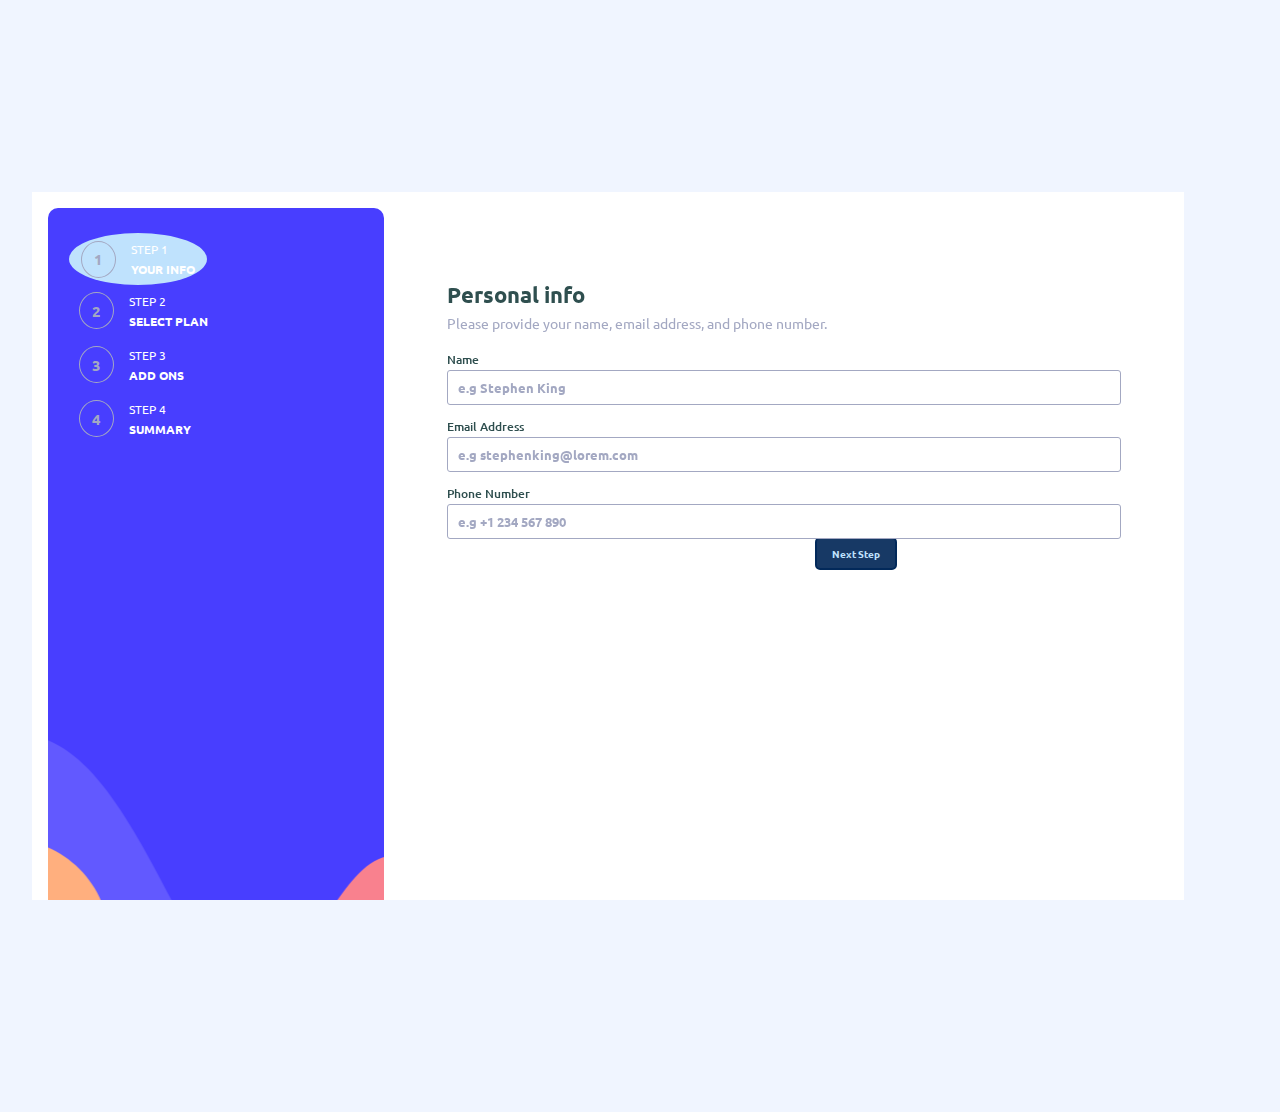
<file: index.html>
<!DOCTYPE html>
<html lang="en">
<head>
   <meta charset="UTF-8">
   <meta name="viewport" content="width=device-width, initial-scale=1.0" >
   <title>CodeBloom Project</title>
   <link rel="stylesheet" href="style.css">
</head>
<body>
   <div class="container" id="container">
      <nav class="navMenu">
            <ul>
            <li class="step-active" id="s2">
               <span class="step-number"><a href="index.html">1</a></span>
               <div class="step-label">
                  <span class="step-title">STEP 1</span><br>
                  <span class="step-desc">YOUR INFO</span>
               </div>
            </li>  <!-- li 1 -->
            
            <li class="step">
               <span class="step-number"><a href="select-plan.html">2</a></span>
             <div class="step-label">
                  <span class="step-title">STEP 2</span><br>
                  <span class="step-desc">SELECT PLAN</span>
               </div>
            </li> <!-- link 2 -->
            
            
            <li class="step">
               <span class="step-number"><a href="add-ons.html">3</a></span>
               <div class="step-label">
                  <span class="step-title">STEP 3</span><br>
                  <span class="step-desc">ADD ONS</span>
               </div>
            </li><!-- link 3 -->
            
            
            <li class="step">
               <span class="step-number"><a href="fin-up.html">4</a></span>
               <div class="step-label">
                  <span class="step-title">STEP 4</span><br>
                  <span class="step-desc">SUMMARY</span>
               </div></li><!-- link 4 -->  
         </ul>
      </nav>
      
      <!-- form step -->
      <div class="form-step" id="step1">
         <h1>Personal info</h1>
         <p class="subtext">Please provide your name, email address, and phone number.</p>
         
         <!-- form normal-->
         <div class="info-form" id="infoForm">
            <form action="" target="_blank" method="post">
            <label for="name" >Name</label><br>
            <input type="text" id="name" name="fullname" placeholder="e.g Stephen King" required><br><br>
            <label for="email">Email Address</label><br>
            <input type="email" id="email" name="email" placeholder="e.g stephenking@lorem.com" required><br><br>
            <label for="tpn" >Phone Number</label><br>
            <input type="tel" id="tpn" name="phone-number" placeholder="e.g +1 234 567 890" required>
         </form>
         </div>
         
      </div> <!-- form-step close div -->
   </div><!-- container -->
   <br>
   
<footer class="footer">
   <div class="sub">
      <button class="next"><a href="select-plan.html" id="nextBtn">Next Step</a></button>
   </div>
</footer>

<!-- js -->
<script>
  document.getElementById('nextBtn').addEventListener('click', function(event) {
    const form = document.getElementById('infoForm');

    if (!form.checkValidity()) {
      event.preventDefault();
      form.reportValidity();
    }
    // else: form is valid, link will work
  });
</script>

</body>
</html>
</file>
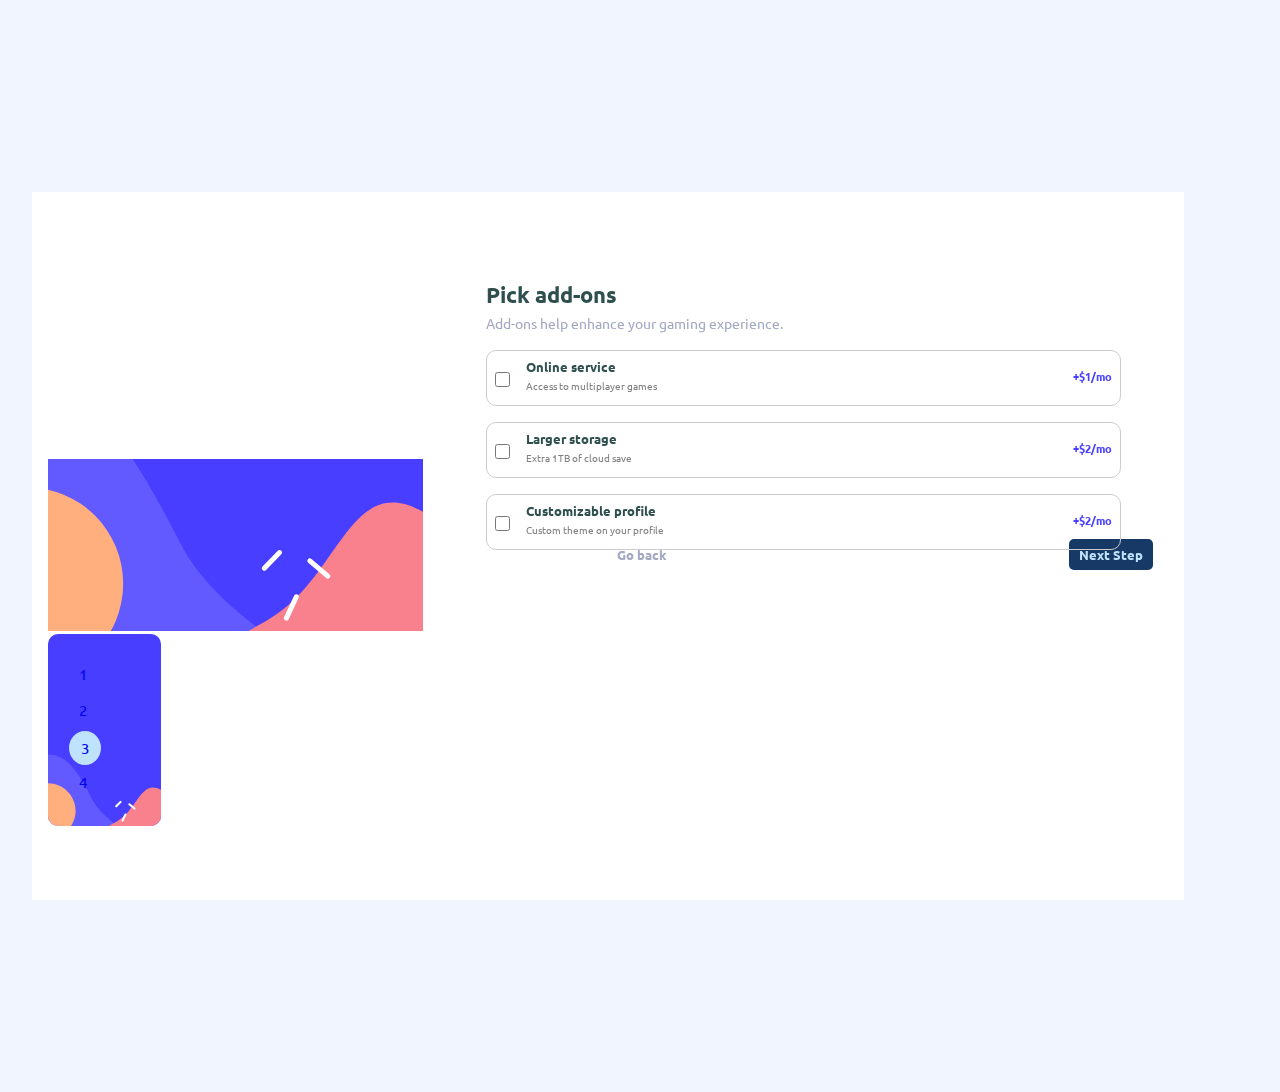
<file: add-ons.html>
<!DOCTYPE html>
<html lang="en">
<head>
   <meta charset="UTF-8">
   <meta name="viewport" content="width=device-width, initial-scale=1.0">
   <title>Pick Add-Ons</title>
   <link rel="stylesheet" href="style.css">
</head>
<body>
  <div class="container" id="container">
      <!-- sidebar -->
      <div class="sidebar">
         <img src="bg-sidebar-mobile.svg" alt="sidebar">
         <div class="navMenu">
            <ul>
            <li><a href="index.html">1</a></li>
            <li><a href="select-plan.html">2</a></li>
            <li class="active" id="s2"><a href="add-ons.html">3</a></li>
            <li><a href="fin-up.html">4</a></li>
         </ul>
         </div>
      </div><!-- sidebar close -->
      
      <!-- Add-on step -->
      <div class="form-step">
           <h1>Pick add-ons</h1>
           <p>Add-ons help enhance your gaming experience.</p>
         
         <!-- add-ons form -->
         <div class="addon">
          <label>
           <input type="checkbox" name="addons" />
           <div class="content">
             <span class="title">Online service</span>
             <span class="desc">Access to multiplayer games</span>
           </div>
           <div class="price">
             <span class="monthly">+$1/mo</span>
             <span class="yearly">+$10/yr</span>
           </div>
         </label>
       </div>
       
       <div class="addon">
         <label>
           <input type="checkbox" name="addons" />
           <div class="content">
            <span class="title">Larger storage</span>
            <span class="desc">Extra 1TB of cloud save</span>
           </div>
           <div class="price">
             <span class="monthly">+$2/mo</span>
             <span class="yearly">+$20/yr</span>
           </div>
         </label>
       </div>




       <div class="addon">
        <label>
         <input type="checkbox" name="addons" />
         <div class="content">
            <span class="title">Customizable profile</span>
            <span class="desc">Custom theme on your profile</span>
         </div>
         <div class="price">
           <span class="monthly">+$2/mo</span>
           <span class="yearly">+$20/yr</span>
          </div>
        </label>
      </div>
       
   </div>
   <!-- add ons end -->
<footer class="footer">
   <div class="sub2">
      <button class="back-btn"><a href="select-plan.html">Go back</a></button>
   </div>
   <div class="sub2">
      <button class="next-btn"><a href="fin-up.html">Next Step</a></button>
   </div>
</footer>

</body>
</html>
</file>
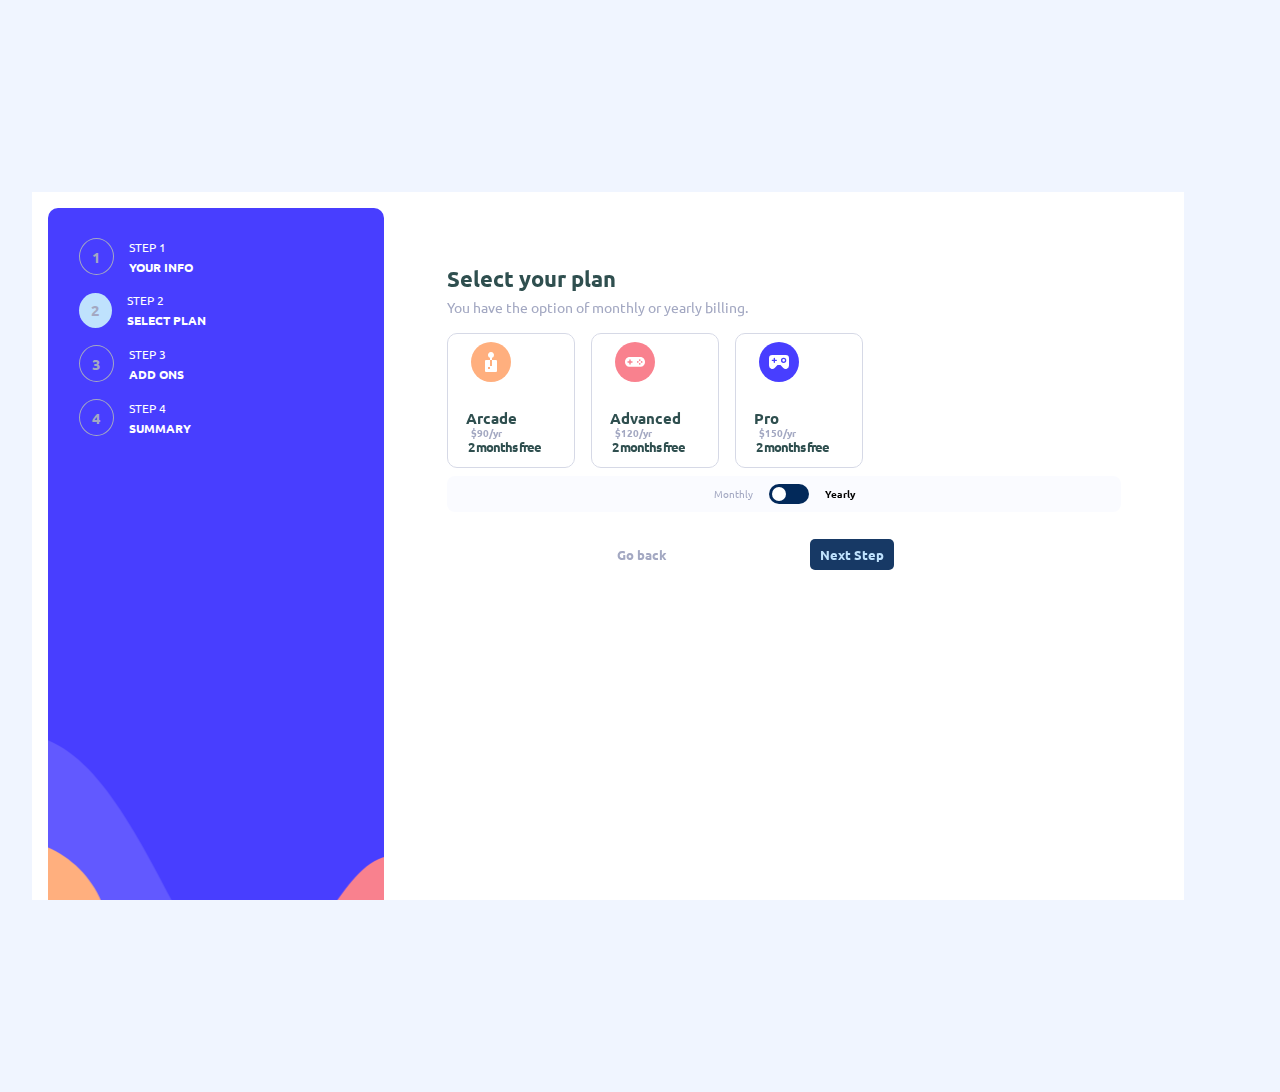
<file: select-plan-2.html>
<!DOCTYPE html>
<html lang="en">
<head>
   <meta charset="UTF-8">
   <meta name="viewport" content="width=device-width, initial-scale=1.0"/>
   <title>Select Plan</title>
   <link rel="stylesheet" href="style.css">
</head>
<body>
   <section class="container" id="container">
      <!-- sidebar -->
      <nav class="navMenu">
            <ul>
            <li class="step">
               <span class="step-number"><a href="index.html">1</a></span>
               <div class="step-label">
                  <span class="step-title">STEP 1</span><br>
                  <span class="step-desc">YOUR INFO</span>
               </div>
            </li>  <!-- li 1 -->
            
            <li class="step-active">
               <span class="step-number" id="s2"><a href="select-plan.html">2</a></span>
             <div class="step-label">
                  <span class="step-title">STEP 2</span><br>
                  <span class="step-desc">SELECT PLAN</span>
               </div>
            </li> <!-- link 2 -->
            
            
            <li class="step">
               <span class="step-number"><a href="add-ons.html">3</a></span>
               <div class="step-label">
                  <span class="step-title">STEP 3</span><br>
                  <span class="step-desc">ADD ONS</span>
               </div>
            </li><!-- link 3 -->
            
            
            <li class="step">
               <span class="step-number"><a href="fin-up.html">4</a></span>
               <div class="step-label">
                  <span class="step-title">STEP 4</span><br>
                  <span class="step-desc">SUMMARY</span>
               </div></li><!-- link 4 -->  
         </ul>
      </nav>
      
      <!-- form step -->
      <div class="form-step" id="step2">
         <h1>Select your plan</h1>
         <p class="subtext">You have the option of monthly or yearly billing.</p>
         
         <!-- form bills -->
         
      <div class="plans">
            <div class="plan selected" "plan" id="plan2" data-plan="Arcade" data-monthly="9" data-yearly="90">
               <img src="icon-arcade.svg" alt="Arcade icon" />
               <div class="plan2-2">
                  <h2>Arcade</h2>
                  <p class="price" id="price">$90/yr</p>
                  <h2 class="free">2 months free</h2>
              </div>
         </div>

         <div class="plan" id="plan2" data-plan="Advanced" data-monthly="12" data-yearly="120">
        <img src="icon-advanced.svg" alt="Advanced icon" />
        <div class="plan2-2">
          <h2>Advanced</h2>
          <p class="price" id="price">$120/yr</p>
          <h2 class="free">2 months free</h2>
        </div>
        
      </div>

      <div class="plan" id="plan2" data-plan="Pro" data-monthly="15" data-yearly="150">
        <img src="icon-pro.svg" alt="Pro icon" />
        <div class="plan2-2">
          <h2>Pro</h2>
          <p class="price" id="price">$150/yr</p>
          <h2 class="free">2 months free</h2>
        </div>
        
      </div>
      
    </div>
<!-----------Billing toggle ---------->
    <div class="billing-toggle">
      <span id="monthly-label-2">Monthly</span>
      <label class="switch" id="switch">
        <input type="checkbox" id="billing-toggle"/>
         <a href="select-plan.html"><span class="slider"></span></a>
      </label>
      <span id="yearly-label-2" class="active">Yearly</span>
    </div>

    </div><!-- form bills end -->
   
 </div>
 
<footer class="footer">
   <div class="sub2" id="sub2">
      <button class="back-btn"><a href="p-info.html">Go back</a></button>
      <button class="next-btn"><a href="add-ons.html">Next Step</a></button>
   </div>
</footer>
      

   
</body>
</html>
</file>
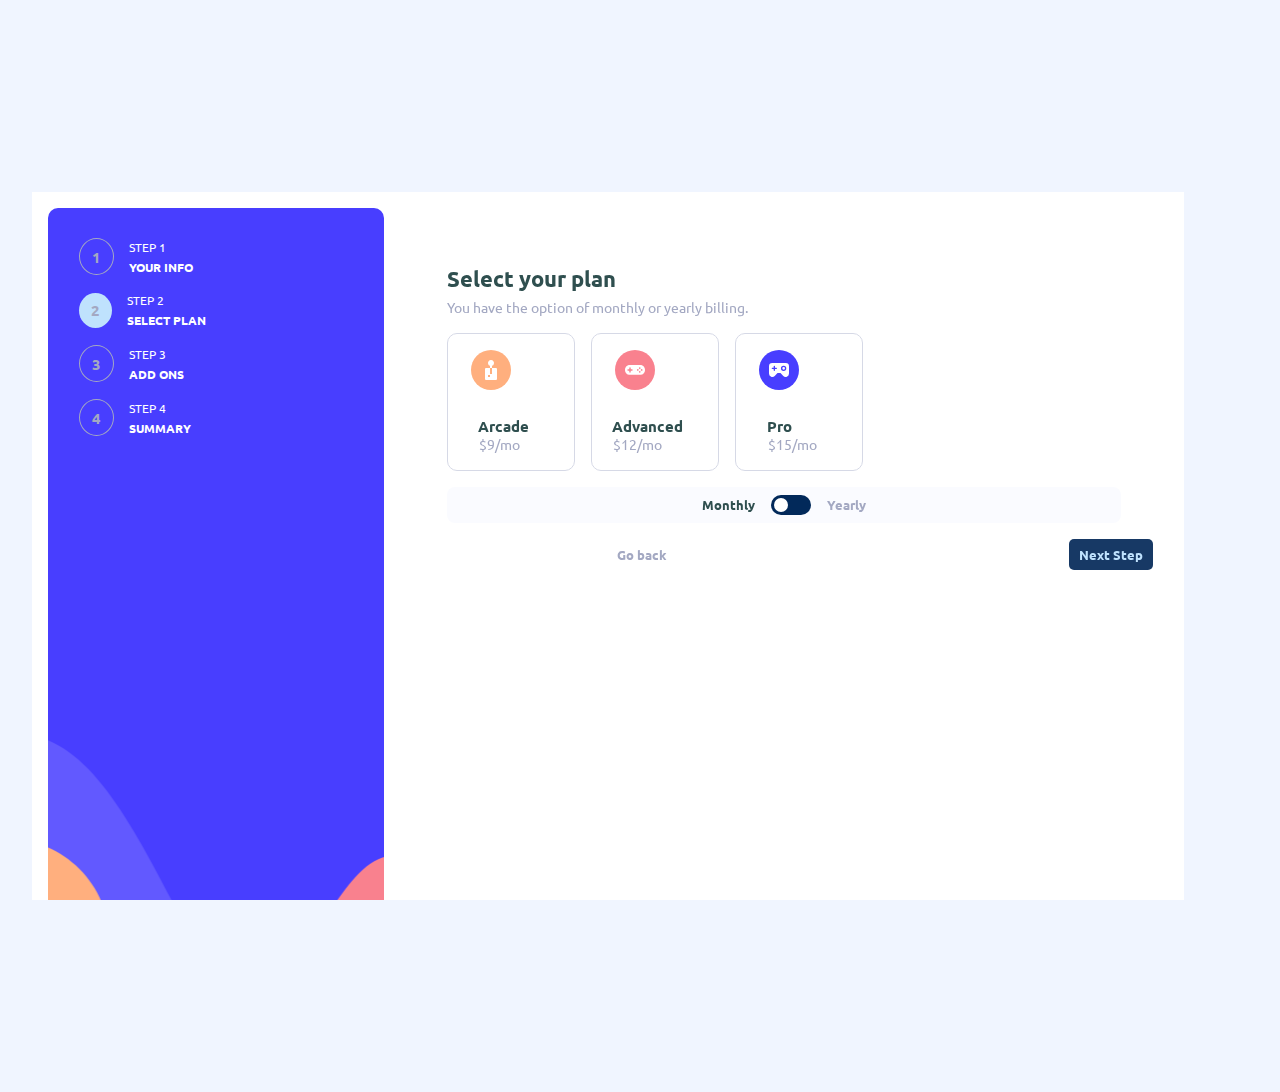
<file: select-plan.html>
<!DOCTYPE html>
<html lang="en">
<head>
   <meta charset="UTF-8">
   <meta name="viewport" content="width=device-width, initial-scale=1.0"/>
   <title>Select Plan-yearly</title>
   <link rel="stylesheet" href="style.css">
</head>
<body>
   <div class="container" id="container">
    <nav class="navMenu">
            <ul>
            <li class="step">
               <span class="step-number"><a href="index.html">1</a></span>
               <div class="step-label">
                  <span class="step-title">STEP 1</span><br>
                  <span class="step-desc">YOUR INFO</span>
               </div>
            </li>  <!-- li 1 -->
            
            <li class="step-active">
               <span class="step-number" id="s2"><a href="select-plan.html">2</a></span>
             <div class="step-label">
                  <span class="step-title">STEP 2</span><br>
                  <span class="step-desc">SELECT PLAN</span>
               </div>
            </li> <!-- link 2 -->
            
            
            <li class="step">
               <span class="step-number"><a href="add-ons.html">3</a></span>
               <div class="step-label">
                  <span class="step-title">STEP 3</span><br>
                  <span class="step-desc">ADD ONS</span>
               </div>
            </li><!-- link 3 -->
            
            
            <li class="step">
               <span class="step-number"><a href="fin-up.html">4</a></span>
               <div class="step-label">
                  <span class="step-title">STEP 4</span><br>
                  <span class="step-desc">SUMMARY</span>
               </div></li><!-- link 4 -->  
         </ul>
      </nav>
      
      <!-- form step -->
      <div class="form-step" id="step2">
         <h1>Select your plan</h1>
         <p class="subtext">You have the option of monthly or yearly billing.</p>
         
         <!-- form bills -->
         
      <div class="plans">
            <div class="plan selected" class="plan" data-plan="Arcade" data-monthly="9" data-yearly="90">
               <img class="img" src="icon-arcade.svg" alt="Arcade icon" />
               <div>
                  <h2>Arcade</h2>
                  <p class="price">$9/mo</p>
               </div>
         
            </div>

       <div class="plan" data-plan="Advanced" data-monthly="12" data-yearly="120">
        <img src="icon-advanced.svg" alt="Advanced icon" />
        <div>
          <h2>Advanced</h2>
          <p class="price">$12/mo</p>
        </div>
      </div>

      <div class="plan" data-plan="Pro" data-monthly="15" data-yearly="150">
        <img src="icon-pro.svg" alt="Pro icon" />
        <div>
          <h2>Pro</h2>
          <p class="price">$15/mo</p>
        </div>
      </div>
    </div>
<!-----------Billing toggle ---------->
    <div class="billing-toggle">
      <span id="monthly-label" class="active">Monthly</span>
      <label class="switch">
        <input type="checkbox" id="billing-toggle"/>
        <a href="select-plan-2.html"><span class="slider"></span></a>
      </label>
      <span id="yearly-label">Yearly</span>
    </div>

    </div>
 </div><!-- form bills end -->
      
<footer class="footer">
   <div class="sub2">
      <button class="back-btn"><a href="index.html">Go back</a></button>
   </div>
   
   <div class="sub2">
      <button class="next-btn"><a href="add-ons.html">Next Step</a></button>
   </div>
</footer>
   
</body>
</html>
</file>
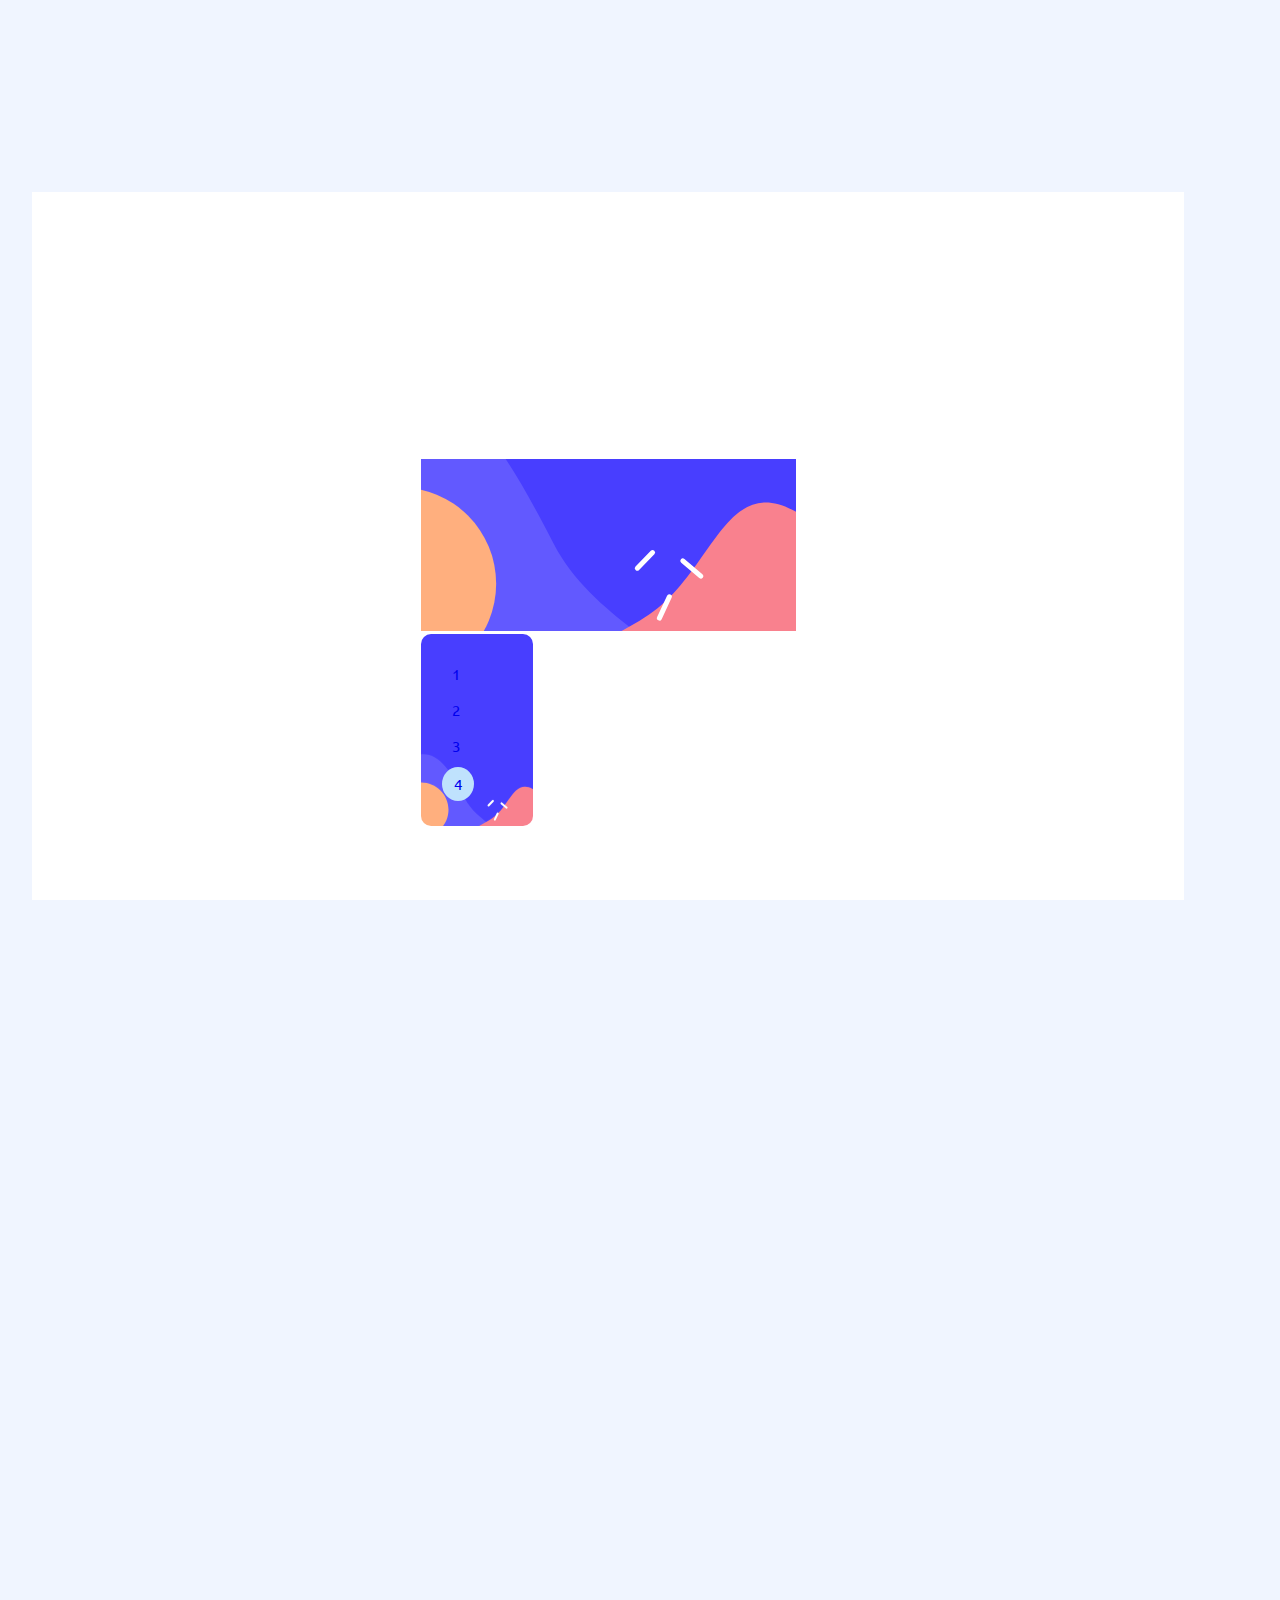
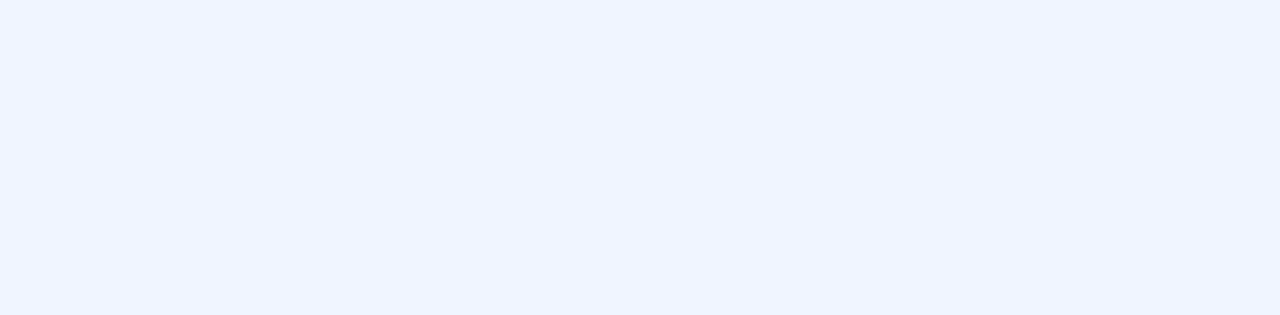
<file: success.html>
<!DOCTYPE html>
<html lang="en">
<head>
   <meta charset="UTF-8">
   <meta name="viewport" content="width=device-width, initial-scale=1.0">
   <title>Registration Successful</title>
   <link rel="stylesheet" href="style.css">
</head>
<body>
   <div class="container" id="container">
      <!-- sidebar -->
      <div class="sidebar">
         <img src="bg-sidebar-mobile.svg" alt="sidebar">
         <div class="navMenu">
            <ul>
            <li><a href="index.html">1</a></li>
            <li><a href="select-plan.html">2</a></li>
            <li><a href="add-ons.html">3</a></li>
            <li class="active" id="s2"><a href="fin-up.html">4</a></li>
         </ul>
         </div>
      </div>
   </div>
  <!-- sidebar close -->
  <!-- Main body -->
  <div class="form-step" id="step5">
     <div class="thanks">
        <img src="icon-thank-you.svg" alt="Thank you icon">
     </div>
     <h1>Thank you!</h1>
     <p class="subtext">Thanks for confirming your subscription.<br>We hope you have fun using our platform. I you ever need support, please feel free to email us at support@loremgaming.com</p>
  </div>
</body>
</html>
</file>
<file: style.css>
@import url('https://fonts.googleapis.com/css2?family=Ubuntu:ital,wght@0,300;0,400;0,500;0,700;1,300;1,400;1,500;1,700&display=swap');

* {
   padding: 0;
   margin: 0;
   font-family: "Ubuntu" , sans-serif;
   box-sizing: border-box;
   scroll-behaviour: smooth;
   text-decoration: none;
   list-style: none;
}

:root {
   --Blue-970 /*deeper blue*/: hsl(213, 96%, 18%)
   --Blue-950 /*deep blue of text*/: hsl(190, 96%, 18%);
   --Purple-600 /*deep purple of active*/: hsl(243, 100%, 62%);
   --Blue-300 /*a little darker than bkground*/: hsl(228, 100%, 84%);
   --Blue-200 /*blue of nav icons*/: hsl(206, 94%, 87%);
   --Red-500 /*red of thank you icon*/: hsl(354, 84%, 57%);
   --Grey-500 /*general text color*/: hsl(231, 20%, 70%);
   --Purple-200 /*purple of text*/: hsl(229, 24%, 87%);
   --Blue-100 /*blue of background*/: hsl(218, 100%, 97%);
   --Blue-50 /*lighter than background for active states tabs and monthly-yearly toggle*/: hsl(231, 100%, 99%);
   --White: hsl(0, 100%, 100%)
}

html, body {
   min-height: 100vh;
   height: 100%;
   overflow-x: hidden;
   overflow-y: hidden;
}

body {
   background-color: hsl(218, 100%, 97%);
   overflow-y: hidden;
   align-items: center;
   justify-content: center;
}

.container {
   min-height: 100vh;
   height: 50%;
   display: flex;
   flex-direction: column;
   align-items: center;
}

.navMenu {
   background-image: url('bg-sidebar-mobile.svg');
   background-repeat: no-repeat;
   background-size: 100%;
   background-position: center;
   position: absolute;
   top: 0;
   right: 0;
   left: 0;
   width: 100%;
   height: 120px;
   margin-bottom: 0;
   z-index: 1;
}

.navMenu ul {
   padding: 40px 80px;/* 30px 80px */
   margin: 0px 25px;/* 0 25px */
   display: flex;
   flex-direction: row;
   justify-content: center;/* center */
   align-items: center;
}

.navMenu li {
   margin: -15px 5px;
   padding: 5px 10px 10px 10px;
   font-size: 15px;
   transition: .45s ease;
}

.step-number {
  border: 1px solid var(--Grey-500);
  padding: 0.5em 0.8em;
  margin: -0.2em -0.5em;
  border-radius: 50%;
  font-family: ubuntu;
  font-size: 14px;
  font-weight: bolder;
  background: transparent;
  text-decoration: none;
  color: white;
}

#s2 {
   background-color: var(--Blue-200);
   padding: .5em 0.8em;
   color: black;
   border: none;
   border-radius: 50%;
}

.step-number a {
   text-decoration: none;
   color: var(--Grey-500);
}
.step-active .step-number a:active a:focus {
   background-color: var(--Blue-300);
   color: black;
}

.step-label {
  display: none;
  flex-direction: column;
  align-items: center;
  font-size: 10px;
  gap: -2rem;
}

.form-step {
   justify-content: center;
   align-items: center;
   background-color: var(--White);
   padding: 20px 17px;
   margin-right: 15px;
   margin-left: 15px;
   margin-top: 5em;
   height: 60vh;
   max-height: 100vh;
   position: absolute;
   z-index: 2;
   border-radius: 8px;
   box-shadow: 0 0 10px rgba(0, 0, 0, 0.05);
}

h1 {
   font-size: 22px;
   font-family: Ubuntu;
   font-weight: bold;
   color: darkslategray;
   margin-bottom: 10px;
}

p {
   font-size: 14px;
   font-family: Ubuntu;
   font-weight: 400;
   color: var(--Grey-500);
   margin-bottom: 15px;
   line-height: 1.5;
}

.info-form form {
   position: relative;
}

input {
   width: 100%;
   padding: 8px 10px;   
   border: solid 0.5px var(--Grey-500);
   border-radius: 3px;
   outline: none;
   margin-top: 2px;
   margin-bottom: -5px;
   transition: border-color 0.3s ease;
}

input:hover, input:focus {
   border: solid 0.8px var(--Purple-600);
}
.info-form form input::placeholder {
   color: var(--Grey-500);
   font-weight: bolder;
}

.info-form label {
   font-size: 12px;
   font-family: ubuntu;
   font-weight: 500;   
   color: darkslategray;
}

.footer {
   display: flex;
   justify-content: space-between;
   position: fixed;
   background-color: var(--White);
   left:0;
   bottom: 0;
   width: 100%;
   padding: 10px 15px;
}

.footer .sub button {
   border: solid 2px hsl(213, 96%, 18%);
   border-radius: 5px;
   padding: 7px 7px;
   margin-left: 20em;
   right: 0;
   bottom: 0;
   background-color: #173965;/* 95% MNBlue */
   color: var(--Blue-200);
   width: 30%;
   font-family: ubuntu;
   font-size: 0.65em;
   font-weight: bold;
}

.footer .sub button a {
   text-decoration: none;
   background-color: #173965;/* 95% MNBlue */
   color: var(--Blue-200);
}
 
/* select plan */

#step2 {
   height: 75%;
}

.plans {
  display: flex;
  flex-direction: column;
  gap: 1rem;
  margin: 5px auto 5px;
}

.plan {
  display: flex;
  align-items: center;
  border: 1px solid #d6d9e6;
  border-radius: 10px;
  padding: 8px auto 150px;
  gap: 1rem;
  cursor: pointer;
  transition: background-color border-color .5s;
}

.plans img {
   padding-left: 0.5em;
}

.plans #plan2 img {
   padding-top: 0.5em;
}

.plans #plan2 {
   margin-bottom: -0.5em;
}

.plan:active {
  border-color: var(--Purple-600);
  background-color: var(--Blue-100);
}

.plan:focus {
  border-color: var(--Purple-600);
  background-color: var(--Blue-100);
}

.plan h2 {
  margin: 0;
  font-family: ubuntu;
  font-size: 15px;
  align-items: center;
  justify-content: center;
  padding-top: 12px;
  color: darkslategray;
}

.plans .plan2-2 .price {
   gap: 1rem;
   color: var(--Grey-500);
   font-size: 1.5em;
   font-weight: bold;
}

.plans #price {
   margin-bottom: -15px;
   font-size: 0.6em;
}

.plans .free {
   font-size: 0.8em;
   margin-bottom: 12px;
   margin-top: 0.15em;
   color: darkslategray;
   letter-spacing: -1px;
}

.billing-toggle {
  display: flex;
  justify-content: center;
  align-items: center;
  gap: 1rem;
  margin: 1rem 0;
  background: var(--Blue-50);
  padding: 0.5rem;
  border-radius: 8px;
}

.billing-toggle span {
   font-size: 10px;
}

.billing-toggle #monthly-label {
   color: darkslategray;
   font-weight: bold;
   font-size: 0.8em;
}

.billing-toggle #monthly-label-2 {
   color: var(--Grey-500);
}

.billing-toggle #yearly-label {
   color: var(--Grey-500);
   font-size: 0.8em;
   font-weight: bolder;
}

.billing-toggle #yearly-label-2 {
   color: var(--Blue-950);
   font-weight: bold;
}

.billing-toggle .active {
   color: var(--Blue-950);
}

.switch {
  position: relative;
  display: inline-block;
  width: 40px;
  height: 20px;
}

.switch input {
  opacity: 0;
  width: 0;
  height: 0;
}

.slider, #slider {
  position: absolute;
  cursor: pointer;
  background-color: #02295a;
  border-radius: 20px;
  top: 0;
  right: 0;
  bottom: 0;
  transition: 0.4s;
}

.slider {
   left: 0;
}

#slider {
   right: 0;
}

.slider:before {
  position: absolute;
  content: "";
  height: 14px;
  width: 14px;
  left: 3px;
  bottom: 3px;
  background-color: white;
  border-radius: 50%;
  transition: 0.4s;
}

input:checked + .slider:before {
  transform: translateX(20px);
}

.footer .sub2 .back-btn,
.footer .sub2 .next-btn {
  display: flex;
  align-items: center;
  padding: 7px 10px;
  border: none;
  cursor: pointer;
  border-radius: 5px;
  font-weight: bold;
}


.footer .sub2 .back-btn {
  bottom: 0;
  rigt: 0;
  width: 30%;
  border: none;
  background: none;
  white-space: nowrap;
}

.footer .sub2 .back-btn a {
   text-decoration: none;
   color: var(--Grey-500);
}

.footer .sub2 .next-btn {
  border: none;
  background-color: #173965;
  color: white;
  border-radius: 5px;
}

.footer .sub2 .next-btn a {
   text-decoration: none;
   color: var(--Blue-200);
}

.footer #sub2 {
   display: flex;
   align-items: center;
   justify-content: space-between;
}

.footer #sub2 .next-btn {
   margin-left: 10em;
   white-space: nowrap;
}
/* add ons */
.addon {
  border: 1px solid #ccc;
  border-radius: 10px;
  margin-top: 1em;
  height: 3.5em;
  transition: border-color all 0.3s ease;
  display: block;
  align-items: center;
  justify-content: space-between;
}

.addon label {
  display: flex;
  align-items: center;
  padding: 0.5em;
  cursor: pointer;
  gap: 1em;
}

.addon input:target input:focus {
   border: solid 2px purple;
}

.addon input[type="checkbox"] {
  accent-color: #483eff;
  width: 15px;
  height: 15px;
}

.addon input[type="checkbox"]:target {
   border: solid 2px purple;
}

.content {
  flex: 1;
}

.title {
  font-weight: 700;
  display: block;
  font-size: 0.8rem;
  color: darkslategray;
}

.desc {
  font-size: 0.6em;
  color: gray;
}

.form-step .addon .price {
  white-space: nowrap;
  font-weight: bold;
  font-size: 0.7rem;
  color: #483eff;
}

.yearly {
  display: none;
}

#billing-toggle:checked ~ section .monthly {
  display: none;
}

#billing-toggle:checked ~ section .monthly:active {
   color: purple;
}
#billing-toggle:checked ~ section .yearly {
  display: inline;
}

.summary {
  background-color: #f8f9fe;
  padding: 1em;
  border-radius: 10px;
  margin: 1.5em 0;
}

.plan-row,
.addon-row,
.total-row {
  display: flex;
  justify-content: space-between;
  margin: 0.5em 0;
}

hr {
  border: none;
  border-top: 1px solid #ccc;
  margin: 1em 0;
}

.summary {
   height: 9em;
}

.summary strong {
   color: darkslategray;
   font-size: 0.9em;
}

.summary a {
   text-decoration: underline;
   color: var(--Grey-500);
   font-size: 0.8em;
}

.summary .plan-row .price {
   font-size: 0.9em;
   font-weight: bolder;
   padding-top: 1em;
   color: darkslategray;
}

.summary .addon-row span {
   font-size: 0.8em;
   font-weight: bold;
   color: var(--Grey-500);
}

.summary .addon-row .price {
   color: darkslategray;
}

.total-row {
  padding: 1em 0.8em;
}

.total-row span {
   font-weight: bold;
   font-size: 0.8em;
   color: var(--Grey-500);
}

.total-row .total-price {
   color: var(--Purple-600);
   font-size: 0.9em;
   margin-left: -0.2em;
}

.footer .buttons #next-btn {
  border: none;
  background-color: var(--Purple-600);
  color: white;
  border-radius: 5px;
  padding: 7px 10px;
}

.footer .buttons #next-btn a {
   text-decoration: none;
   background-color: var(--Purple-600);
   color: white;
}

#step5 {
   text-align: center;
   height: 60vh;
}

#step5 img {
   Height: 2.8em;
   margin: 3em auto 1em;
   padding-bottom: -3em;
}

/************* Media Query **********/
@media (min-width: 768px) {
  body {
     position: relative;
     min-height: 100vh;
  }
  .container {
    display: flex;
    gap: 1rem;
    flex-direction: row;
    align-items: center;
    justify-content: center;
    padding: 1em; /* 2em */
    margin: 12em auto auto 2em;
    position: relative;
    background-color: #fff;    
    height: 20vh;
    min-width: 50vw;
    width: 90%;
  }

  .navMenu {
    position: relative;
    width: 30%;
    height: 100%;
    background-image: url('bg-sidebar-desktop.svg');
    background-repeat: no-repeat;
    background-size: cover;
    border-radius: 10px;
  }

  .navMenu ul {
    flex-direction: column;
    align-items: flex-start;
    justify-content: flex-start;
    padding: 2.5em 1em;
    gap: 2em;
    margin: 0;
    list-style: none;/* add */
    text-decoration: none;
  }
  
  .navMenu li {
    display: flex;
    align-items: center;
    gap: 1em;
    list-style: none; /* add */
    text-decoration: none;
  }
  
  .step-number {
    margin: 0;
    font-size: 1em;
    list-style: none;
  }

  .step-label {
    display: flex; /* Show the label text now */
    flex-direction: column;
    align-items: flex-start;
    font-size: 0.8em;
  }
  
  .step-title, .step-desc {
     color: #fff;
  }
  
  .step-title {
     padding-bottom: 0;
  }
  
  .step-desc {
     margin-top: -1em;
     font-weight: bolder;
  }

  .form-step {
    margin-top: -5em;
    padding: 2em 2em;
    min-height: 35vh;
    height: 80%;
    width: 10%;
    display: block;
    flex-grow: 1;    
    position: relative;
    align-items: right;
    justify-content: right;
    line-height: 1em;
    box-shadow: none;
    background-color: transparent;
  }
  
   #step2 {
     height: 80%;
     padding-top: 1em;
  }    
  
  .form-step p {
     padding-left: 0;
     margin-left: 0;
  }
  
  .plans {
     display: flex;
     flex-direction: row;
     padding:0;
  }
  
  .plan {
     display: flex;
     flex-direction: column;
     align-items: right;
     justify-content: left;
     width: 8em;
  }
  
  .plan:active, plan:focus {
     border: solid 
  }
  .plans img {
   padding-top: 1em;
   margin-left: -3em;
  }
  
  .plan h2 {
     margin-left: -1em;
  }
  
  .plan p {
     margin-left: -1em;
     padding-left: 0;
  }
  

  .billing-toggle {
     width: 100%;
     margin-top: 1em;
  }
  
  .footer {
    position: fixed;
    display: flex;
    align-items: center;
    justify-content: space-between;
    bottom: 20em;
    right: 7em;
    left: auto;
    width: 45%;
    background-color: transparent;
  }
  
  .footer .sub .next {
     margin-rigt: 0;
  }

  .footer .sub2 .back-btn {
    margin-left: 0;
    width: 100%;
  }
  
  .footer .sub2 .next-btn {
     margin-right: 0;
  }
  
  #step5 {
     margin-top: 15em;
  }
  
  #step5 p {
     font-weight: bolder;
  }
}
</file>
